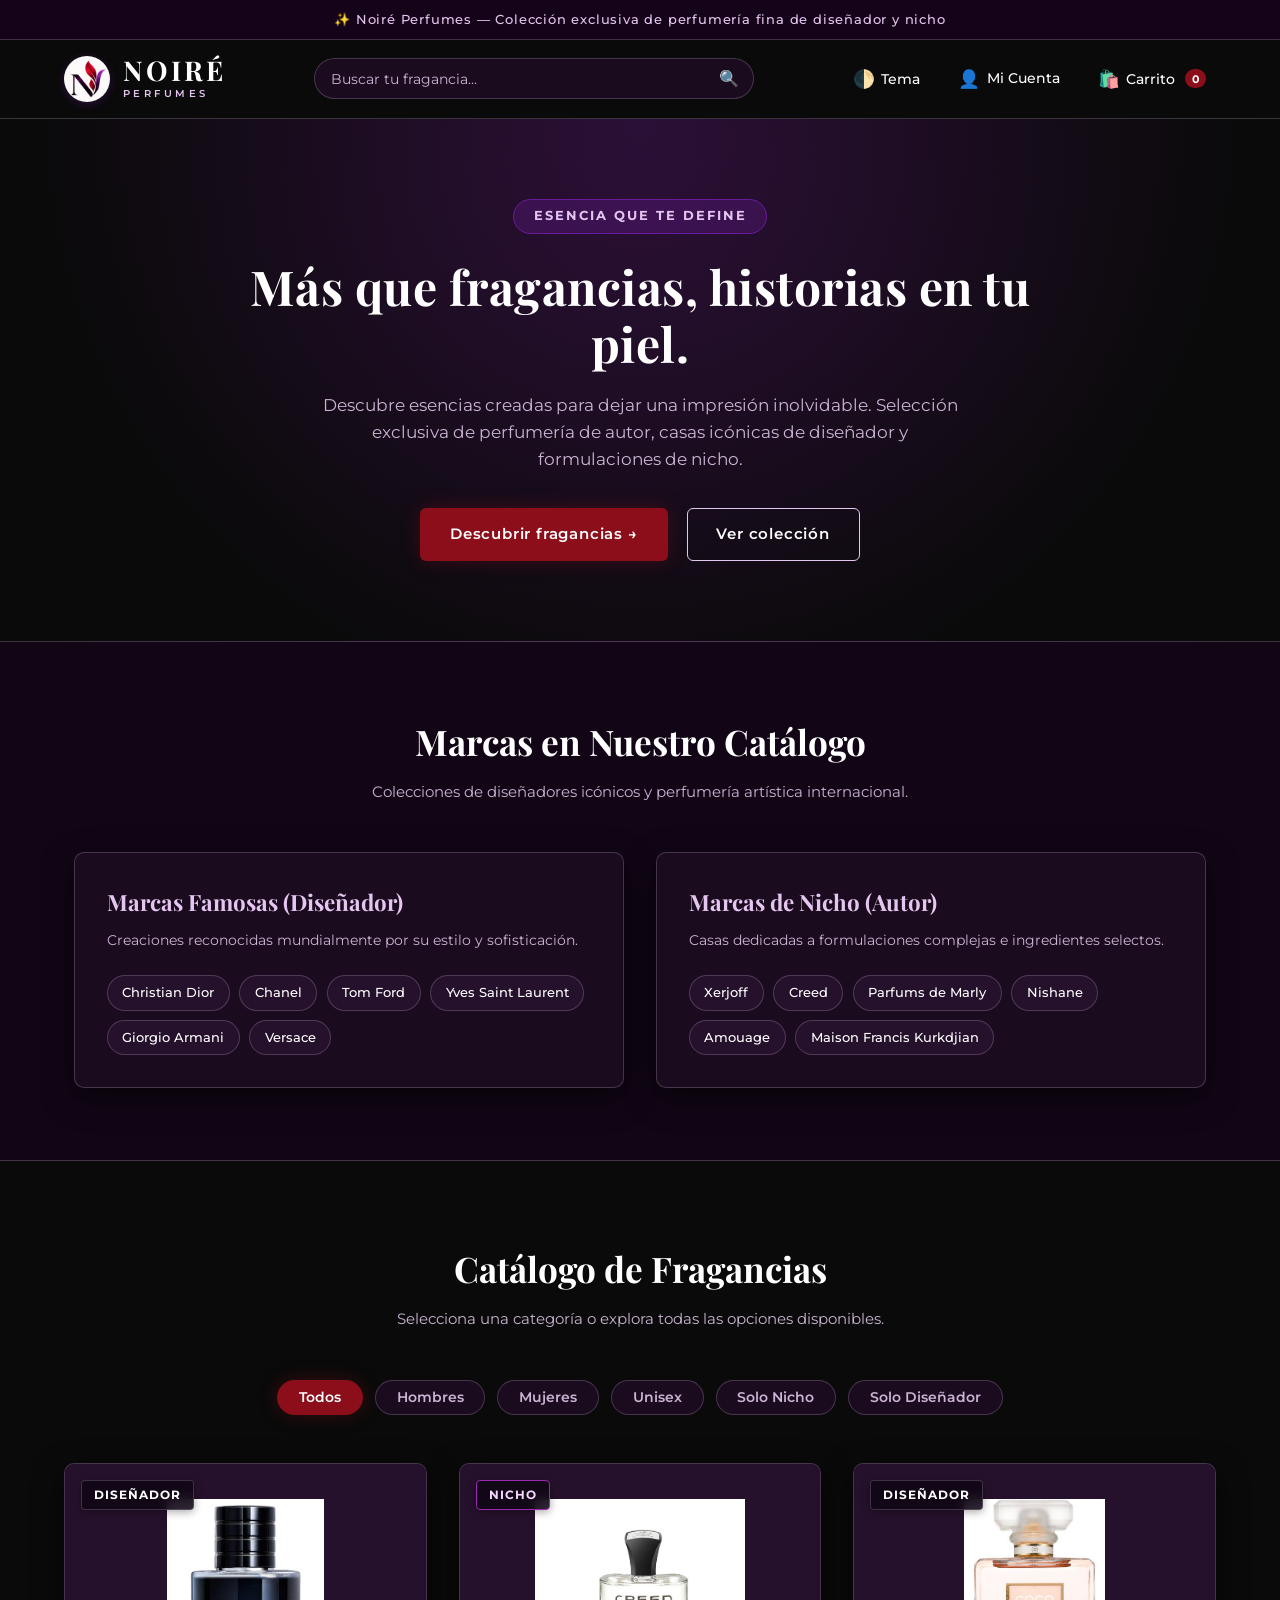
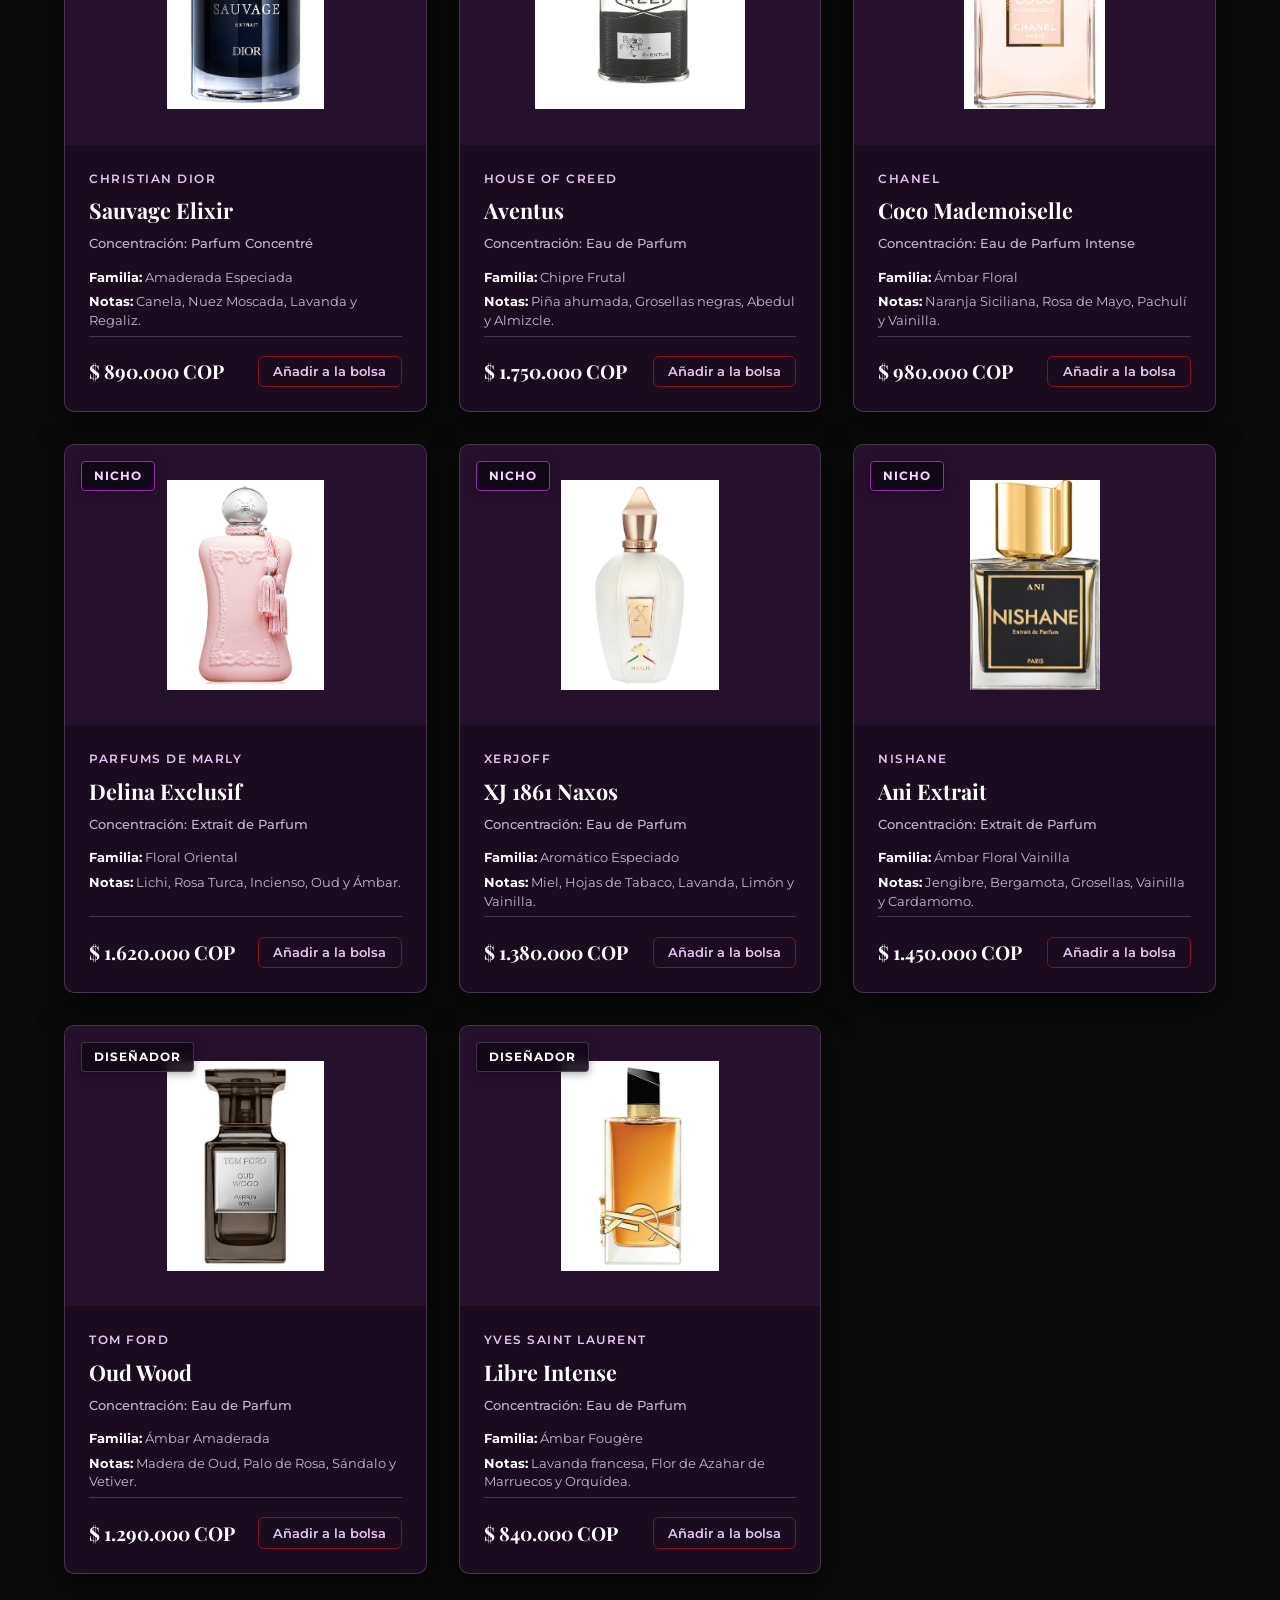
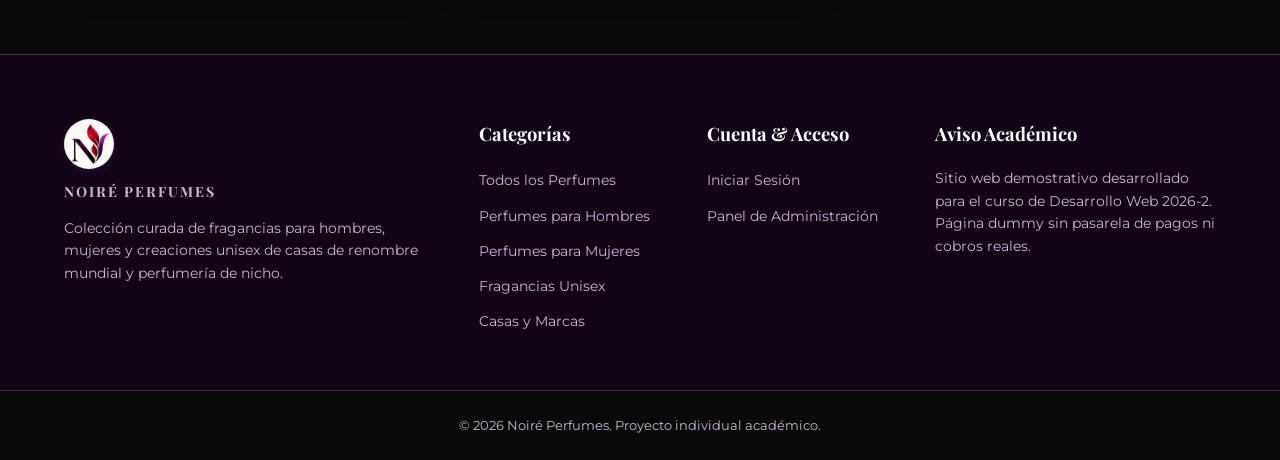
<file: index.html>
<!DOCTYPE html>
<html lang="es">
<head>
    <meta charset="UTF-8">
    <meta name="viewport" content="width=device-width, initial-scale=1.0">
    <meta name="description" content="Noiré Perfumes — Tienda especializada en alta perfumería para hombres, mujeres y unisex. Marcas de diseñador y perfumería de nicho.">
    <title>Noiré Perfumes | Catálogo de Fragancias</title>
    <link rel="icon" type="image/png" href="assets/images/logo.png">
    <!-- Hoja de estilos externa (sin estilos en línea según rúbrica) -->
    <link rel="stylesheet" href="css/estilos.css">
</head>
<body>

    <!-- Barra superior informativa -->
    <aside class="barra-anuncio" aria-label="Aviso informativo">
        <p>✨ Noiré Perfumes — Colección exclusiva de perfumería fina de diseñador y nicho</p>
    </aside>

    <!-- Encabezado Principal -->
    <header class="cabecera-principal">
        <div class="contenedor-cabecera">
            <!-- Logotipo del sitio con isotipo oficial -->
            <a href="index.html" class="enlace-logo" aria-label="Ir a la página de inicio">
                <img src="assets/images/logo.png" alt="Logotipo e Isotipo Noiré Perfumes" class="logo-img">
                <div class="logo-textos">
                    <span class="logo-texto">NOIRÉ</span>
                    <span class="logo-subtexto">PERFUMES</span>
                </div>
            </a>

            <!-- Barra de búsqueda rápida (Dummy) -->
            <form class="buscador-cabecera" role="search" id="form-busqueda" action="#catalogo" method="get">
                <label for="input-busqueda" class="sr-only">Buscar perfume o casa olfativa</label>
                <input 
                    type="search" 
                    id="input-busqueda" 
                    name="q" 
                    placeholder="Buscar tu fragancia..." 
                    autocomplete="off"
                >
                <button type="submit" aria-label="Realizar búsqueda">
                    <span aria-hidden="true">🔍</span>
                </button>
            </form>

            <!-- Acciones de usuario y navegación rápida -->
            <nav class="acciones-usuario" aria-label="Navegación de usuario">
                <button type="button" class="enlace-icono btn-tema" id="btn-tema" aria-label="Alternar modo claro y oscuro" title="Cambiar modo claro / oscuro">
                    <span aria-hidden="true" class="icono">🌓</span>
                    <span class="texto-accion">Tema</span>
                </button>
                <a href="pages/login.html" class="enlace-icono" id="enlace-login" title="Acceder a mi cuenta">
                    <span aria-hidden="true" class="icono">👤</span>
                    <span class="texto-accion">Mi Cuenta</span>
                </a>
                <button type="button" class="enlace-icono btn-carrito" id="btn-carrito" aria-label="Abrir bolsa de compras">
                    <span aria-hidden="true" class="icono">🛍️</span>
                    <span class="texto-accion">Carrito</span>
                    <span class="contador-carrito" id="contador-carrito">0</span>
                </button>
            </nav>
        </div>
    </header>

    <!-- Contenido Principal -->
    <main>
        <!-- Sección 1: Hero / Banner de Bienvenida -->
        <section class="seccion-hero" aria-label="Presentación de Noiré Perfumes">
            <div class="contenido-hero">
                <span class="insignia-hero">Esencia que te define</span>
                <h1>Más que fragancias, historias en tu piel.</h1>
                <p>Descubre esencias creadas para dejar una impresión inolvidable. Selección exclusiva de perfumería de autor, casas icónicas de diseñador y formulaciones de nicho.</p>
                <div class="botones-hero">
                    <a href="#catalogo" class="btn btn-primario">Descubrir fragancias &rarr;</a>
                    <a href="#marcas" class="btn btn-secundario">Ver colección</a>
                </div>
            </div>
        </section>

        <!-- Sección 2: Marcas Famosas y de Nicho -->
        <section class="seccion-marcas" id="marcas" aria-labelledby="titulo-marcas">
            <div class="contenedor">
                <div class="encabezado-seccion">
                    <h2 id="titulo-marcas">Marcas en Nuestro Catálogo</h2>
                    <p>Colecciones de diseñadores icónicos y perfumería artística internacional.</p>
                </div>

                <div class="bloques-marcas">
                    <!-- Marcas Famosas / Diseñador -->
                    <article class="tarjeta-marca-grupo">
                        <h3>Marcas Famosas (Diseñador)</h3>
                        <p class="descripcion-marca-grupo">Creaciones reconocidas mundialmente por su estilo y sofisticación.</p>
                        <ul class="lista-etiquetas-marcas">
                            <li>Christian Dior</li>
                            <li>Chanel</li>
                            <li>Tom Ford</li>
                            <li>Yves Saint Laurent</li>
                            <li>Giorgio Armani</li>
                            <li>Versace</li>
                        </ul>
                    </article>

                    <!-- Marcas de Nicho -->
                    <article class="tarjeta-marca-grupo">
                        <h3>Marcas de Nicho (Autor)</h3>
                        <p class="descripcion-marca-grupo">Casas dedicadas a formulaciones complejas e ingredientes selectos.</p>
                        <ul class="lista-etiquetas-marcas">
                            <li>Xerjoff</li>
                            <li>Creed</li>
                            <li>Parfums de Marly</li>
                            <li>Nishane</li>
                            <li>Amouage</li>
                            <li>Maison Francis Kurkdjian</li>
                        </ul>
                    </article>
                </div>
            </div>
        </section>

        <!-- Sección 3: Catálogo de Productos con Filtros -->
        <section class="seccion-catalogo" id="catalogo" aria-labelledby="titulo-catalogo">
            <div class="contenedor">
                <div class="encabezado-seccion">
                    <h2 id="titulo-catalogo">Catálogo de Fragancias</h2>
                    <p>Selecciona una categoría o explora todas las opciones disponibles.</p>
                </div>

                <!-- Botonera de Filtros Interactivos (Grupo A - JS) -->
                <div class="barra-filtros" role="toolbar" aria-label="Filtrado de perfumes por categoría">
                    <button type="button" class="btn-filtro activo" data-filtro="todos" aria-pressed="true">Todos</button>
                    <button type="button" class="btn-filtro" data-filtro="hombres" aria-pressed="false">Hombres</button>
                    <button type="button" class="btn-filtro" data-filtro="mujeres" aria-pressed="false">Mujeres</button>
                    <button type="button" class="btn-filtro" data-filtro="unisex" aria-pressed="false">Unisex</button>
                    <button type="button" class="btn-filtro" data-filtro="nicho" aria-pressed="false">Solo Nicho</button>
                    <button type="button" class="btn-filtro" data-filtro="disenador" aria-pressed="false">Solo Diseñador</button>
                </div>

                <!-- Cuadrícula Responsiva de Tarjetas de Producto -->
                <div class="cuadricula-productos" id="cuadricula-productos">

                    <!-- Producto 1: Hombre / Diseñador -->
                    <article class="tarjeta-producto" data-categoria="hombres" data-tipo="disenador">
                        <div class="contenedor-imagen">
                            <span class="insignia-tipo">Diseñador</span>
                            <img 
                                src="assets/images/Sauvage Elixir.jpg" 
                                alt="Frasco de perfume Christian Dior Sauvage Elixir"
                                loading="lazy"
                            >
                        </div>
                        <div class="cuerpo-tarjeta">
                            <span class="marca-producto">Christian Dior</span>
                            <h3 class="nombre-producto">Sauvage Elixir</h3>
                            <p class="concentracion-producto">Concentración: Parfum Concentré</p>
                            <p class="familia-producto"><strong>Familia:</strong> Amaderada Especiada</p>
                            <p class="notas-producto"><strong>Notas:</strong> Canela, Nuez Moscada, Lavanda y Regaliz.</p>
                            <div class="pie-tarjeta">
                                <span class="precio-producto">$ 890.000 COP</span>
                                <button type="button" class="btn-anadir-bolsa" data-id="1">Añadir a la bolsa</button>
                            </div>
                        </div>
                    </article>

                    <!-- Producto 2: Hombre / Nicho -->
                    <article class="tarjeta-producto" data-categoria="hombres" data-tipo="nicho">
                        <div class="contenedor-imagen">
                            <span class="insignia-tipo insignia-nicho">Nicho</span>
                            <img 
                                src="assets/images/aventus.jpg" 
                                alt="Frasco de perfume House of Creed Aventus"
                                loading="lazy"
                            >
                        </div>
                        <div class="cuerpo-tarjeta">
                            <span class="marca-producto">House of Creed</span>
                            <h3 class="nombre-producto">Aventus</h3>
                            <p class="concentracion-producto">Concentración: Eau de Parfum</p>
                            <p class="familia-producto"><strong>Familia:</strong> Chipre Frutal</p>
                            <p class="notas-producto"><strong>Notas:</strong> Piña ahumada, Grosellas negras, Abedul y Almizcle.</p>
                            <div class="pie-tarjeta">
                                <span class="precio-producto">$ 1.750.000 COP</span>
                                <button type="button" class="btn-anadir-bolsa" data-id="2">Añadir a la bolsa</button>
                            </div>
                        </div>
                    </article>

                    <!-- Producto 3: Mujer / Diseñador -->
                    <article class="tarjeta-producto" data-categoria="mujeres" data-tipo="disenador">
                        <div class="contenedor-imagen">
                            <span class="insignia-tipo">Diseñador</span>
                            <img 
                                src="assets/images/Coco Mademoiselle.jpg" 
                                alt="Frasco de perfume Chanel Coco Mademoiselle"
                                loading="lazy"
                            >
                        </div>
                        <div class="cuerpo-tarjeta">
                            <span class="marca-producto">Chanel</span>
                            <h3 class="nombre-producto">Coco Mademoiselle</h3>
                            <p class="concentracion-producto">Concentración: Eau de Parfum Intense</p>
                            <p class="familia-producto"><strong>Familia:</strong> Ámbar Floral</p>
                            <p class="notas-producto"><strong>Notas:</strong> Naranja Siciliana, Rosa de Mayo, Pachulí y Vainilla.</p>
                            <div class="pie-tarjeta">
                                <span class="precio-producto">$ 980.000 COP</span>
                                <button type="button" class="btn-anadir-bolsa" data-id="3">Añadir a la bolsa</button>
                            </div>
                        </div>
                    </article>

                    <!-- Producto 4: Mujer / Nicho -->
                    <article class="tarjeta-producto" data-categoria="mujeres" data-tipo="nicho">
                        <div class="contenedor-imagen">
                            <span class="insignia-tipo insignia-nicho">Nicho</span>
                            <img 
                                src="assets/images/Delina Exclusif.jpg" 
                                alt="Frasco de perfume Parfums de Marly Delina Exclusif"
                                loading="lazy"
                            >
                        </div>
                        <div class="cuerpo-tarjeta">
                            <span class="marca-producto">Parfums de Marly</span>
                            <h3 class="nombre-producto">Delina Exclusif</h3>
                            <p class="concentracion-producto">Concentración: Extrait de Parfum</p>
                            <p class="familia-producto"><strong>Familia:</strong> Floral Oriental</p>
                            <p class="notas-producto"><strong>Notas:</strong> Lichi, Rosa Turca, Incienso, Oud y Ámbar.</p>
                            <div class="pie-tarjeta">
                                <span class="precio-producto">$ 1.620.000 COP</span>
                                <button type="button" class="btn-anadir-bolsa" data-id="4">Añadir a la bolsa</button>
                            </div>
                        </div>
                    </article>

                    <!-- Producto 5: Unisex / Nicho -->
                    <article class="tarjeta-producto" data-categoria="unisex" data-tipo="nicho">
                        <div class="contenedor-imagen">
                            <span class="insignia-tipo insignia-nicho">Nicho</span>
                            <img 
                                src="assets/images/XJ 1861 Naxos.jpg" 
                                alt="Frasco de perfume Xerjoff XJ 1861 Naxos"
                                loading="lazy"
                            >
                        </div>
                        <div class="cuerpo-tarjeta">
                            <span class="marca-producto">Xerjoff</span>
                            <h3 class="nombre-producto">XJ 1861 Naxos</h3>
                            <p class="concentracion-producto">Concentración: Eau de Parfum</p>
                            <p class="familia-producto"><strong>Familia:</strong> Aromático Especiado</p>
                            <p class="notas-producto"><strong>Notas:</strong> Miel, Hojas de Tabaco, Lavanda, Limón y Vainilla.</p>
                            <div class="pie-tarjeta">
                                <span class="precio-producto">$ 1.380.000 COP</span>
                                <button type="button" class="btn-anadir-bolsa" data-id="5">Añadir a la bolsa</button>
                            </div>
                        </div>
                    </article>

                    <!-- Producto 6: Unisex / Nicho -->
                    <article class="tarjeta-producto" data-categoria="unisex" data-tipo="nicho">
                        <div class="contenedor-imagen">
                            <span class="insignia-tipo insignia-nicho">Nicho</span>
                            <img 
                                src="assets/images/Ani Extrait.jpg" 
                                alt="Frasco de perfume Nishane Ani Extrait"
                                loading="lazy"
                            >
                        </div>
                        <div class="cuerpo-tarjeta">
                            <span class="marca-producto">Nishane</span>
                            <h3 class="nombre-producto">Ani Extrait</h3>
                            <p class="concentracion-producto">Concentración: Extrait de Parfum</p>
                            <p class="familia-producto"><strong>Familia:</strong> Ámbar Floral Vainilla</p>
                            <p class="notas-producto"><strong>Notas:</strong> Jengibre, Bergamota, Grosellas, Vainilla y Cardamomo.</p>
                            <div class="pie-tarjeta">
                                <span class="precio-producto">$ 1.450.000 COP</span>
                                <button type="button" class="btn-anadir-bolsa" data-id="6">Añadir a la bolsa</button>
                            </div>
                        </div>
                    </article>

                    <!-- Producto 7: Unisex / Diseñador -->
                    <article class="tarjeta-producto" data-categoria="unisex" data-tipo="disenador">
                        <div class="contenedor-imagen">
                            <span class="insignia-tipo">Diseñador</span>
                            <img 
                                src="assets/images/Oud Wood.jpg" 
                                alt="Frasco de perfume Tom Ford Oud Wood"
                                loading="lazy"
                            >
                        </div>
                        <div class="cuerpo-tarjeta">
                            <span class="marca-producto">Tom Ford</span>
                            <h3 class="nombre-producto">Oud Wood</h3>
                            <p class="concentracion-producto">Concentración: Eau de Parfum</p>
                            <p class="familia-producto"><strong>Familia:</strong> Ámbar Amaderada</p>
                            <p class="notas-producto"><strong>Notas:</strong> Madera de Oud, Palo de Rosa, Sándalo y Vetiver.</p>
                            <div class="pie-tarjeta">
                                <span class="precio-producto">$ 1.290.000 COP</span>
                                <button type="button" class="btn-anadir-bolsa" data-id="7">Añadir a la bolsa</button>
                            </div>
                        </div>
                    </article>

                    <!-- Producto 8: Mujer / Diseñador -->
                    <article class="tarjeta-producto" data-categoria="mujeres" data-tipo="disenador">
                        <div class="contenedor-imagen">
                            <span class="insignia-tipo">Diseñador</span>
                            <img 
                                src="assets/images/Libre Intense.jpg" 
                                alt="Frasco de perfume Yves Saint Laurent Libre Intense"
                                loading="lazy"
                            >
                        </div>
                        <div class="cuerpo-tarjeta">
                            <span class="marca-producto">Yves Saint Laurent</span>
                            <h3 class="nombre-producto">Libre Intense</h3>
                            <p class="concentracion-producto">Concentración: Eau de Parfum</p>
                            <p class="familia-producto"><strong>Familia:</strong> Ámbar Fougère</p>
                            <p class="notas-producto"><strong>Notas:</strong> Lavanda francesa, Flor de Azahar de Marruecos y Orquídea.</p>
                            <div class="pie-tarjeta">
                                <span class="precio-producto">$ 840.000 COP</span>
                                <button type="button" class="btn-anadir-bolsa" data-id="8">Añadir a la bolsa</button>
                            </div>
                        </div>
                    </article>

                </div>
            </div>
        </section>
    </main>

    <!-- Pie de Página Semántico -->
    <footer class="pie-principal">
        <div class="contenedor cuadricula-pie">
            <div class="columna-pie">
                <img src="assets/images/logo.png" alt="Isotipo Noiré Perfumes" class="logo-img-pie">
                <p class="logo-pie">NOIRÉ PERFUMES</p>
                <p>Colección curada de fragancias para hombres, mujeres y creaciones unisex de casas de renombre mundial y perfumería de nicho.</p>
            </div>

            <div class="columna-pie">
                <h4>Categorías</h4>
                <ul class="enlaces-pie">
                    <li><a href="#catalogo">Todos los Perfumes</a></li>
                    <li><a href="#catalogo">Perfumes para Hombres</a></li>
                    <li><a href="#catalogo">Perfumes para Mujeres</a></li>
                    <li><a href="#catalogo">Fragancias Unisex</a></li>
                    <li><a href="#marcas">Casas y Marcas</a></li>
                </ul>
            </div>

            <div class="columna-pie">
                <h4>Cuenta & Acceso</h4>
                <ul class="enlaces-pie">
                    <li><a href="pages/login.html">Iniciar Sesión</a></li>
                    <li><a href="pages/login.html">Panel de Administración</a></li>
                </ul>
            </div>

            <div class="columna-pie">
                <h4>Aviso Académico</h4>
                <p>Sitio web demostrativo desarrollado para el curso de Desarrollo Web 2026-2.</p>
                <p>Página dummy sin pasarela de pagos ni cobros reales.</p>
            </div>
        </div>

        <div class="barra-derechos">
            <p>&copy; 2026 Noiré Perfumes. Proyecto individual académico.</p>
        </div>
    </footer>

    <!-- Script de lógica de cliente con carga diferida -->
    <script src="js/tienda.js" defer></script>
</body>
</html>
</file>
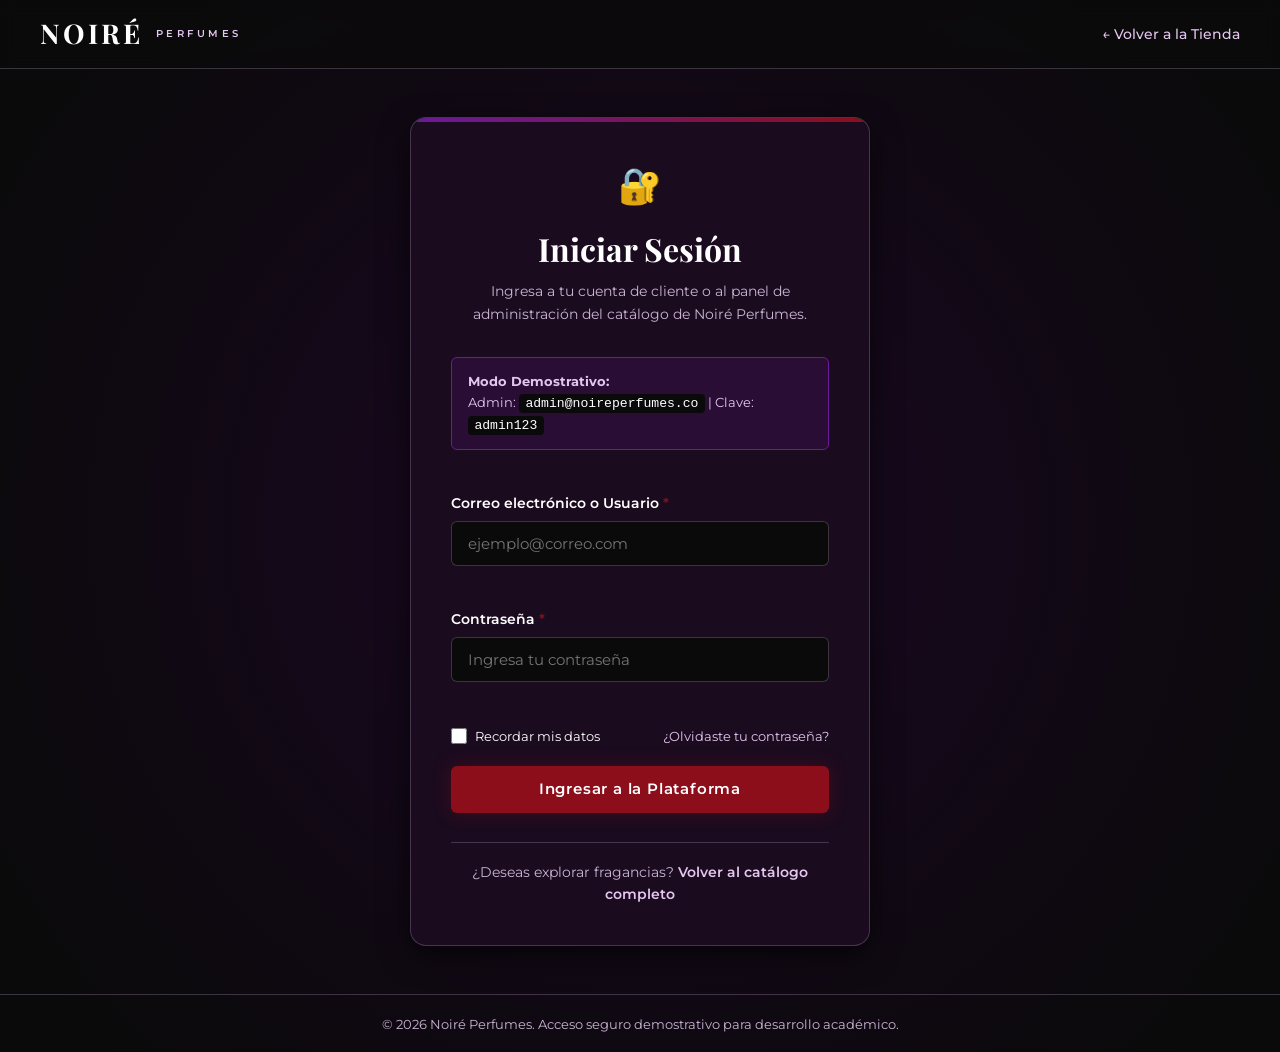
<file: login.html>
<!DOCTYPE html>
<html lang="es">
<head>
    <meta charset="UTF-8">
    <meta name="viewport" content="width=device-width, initial-scale=1.0">
    <meta name="description" content="Acceso a la cuenta de usuario y panel administrativo de Noiré Perfumes.">
    <title>Iniciar Sesión | Noiré Perfumes</title>
    <link rel="stylesheet" href="css/estilos.css">
</head>
<body class="pagina-login">

    <!-- Encabezado simple con retorno a la tienda -->
    <header class="cabecera-login">
        <div class="contenedor-cabecera">
            <a href="index.html" class="enlace-logo" aria-label="Volver a la tienda">
                <span class="logo-texto">NOIRÉ</span>
                <span class="logo-subtexto">PERFUMES</span>
            </a>
            <a href="index.html" class="enlace-volver">&larr; Volver a la Tienda</a>
        </div>
    </header>

    <!-- Contenedor Principal del Formulario de Ingreso -->
    <main class="principal-login">
        <section class="tarjeta-login" aria-labelledby="titulo-login">
            <header class="encabezado-tarjeta-login">
                <span class="icono-auth" aria-hidden="true">🔐</span>
                <h1 id="titulo-login">Iniciar Sesión</h1>
                <p>Ingresa a tu cuenta de cliente o al panel de administración del catálogo de Noiré Perfumes.</p>
            </header>

            <form class="formulario-login" id="form-login" novalidate>
                <!-- Credenciales demo de ayuda para el docente o evaluador -->
                <aside class="aviso-demo" aria-label="Información de acceso de demostración">
                    <p><strong>Modo Demostrativo:</strong></p>
                    <p>Admin: <code>admin@noireperfumes.co</code> | Clave: <code>admin123</code></p>
                </aside>

                <div class="grupo-formulario">
                    <label for="campo-usuario">Correo electrónico o Usuario <span class="requerido" aria-hidden="true">*</span></label>
                    <input 
                        type="email" 
                        id="campo-usuario" 
                        name="usuario" 
                        placeholder="ejemplo@correo.com" 
                        required 
                        autocomplete="email"
                    >
                    <span class="mensaje-error" id="error-usuario" aria-live="polite"></span>
                </div>

                <div class="grupo-formulario">
                    <label for="campo-password">Contraseña <span class="requerido" aria-hidden="true">*</span></label>
                    <input 
                        type="password" 
                        id="campo-password" 
                        name="password" 
                        placeholder="Ingresa tu contraseña" 
                        required 
                        minlength="6"
                        autocomplete="current-password"
                    >
                    <span class="mensaje-error" id="error-password" aria-live="polite"></span>
                </div>

                <div class="opciones-login">
                    <div class="grupo-checkbox">
                        <input type="checkbox" id="recordar-sesion" name="recordar">
                        <label for="recordar-sesion">Recordar mis datos</label>
                    </div>
                    <a href="#" class="enlace-olvido" id="enlace-olvido">¿Olvidaste tu contraseña?</a>
                </div>

                <button type="submit" class="btn btn-primario btn-bloque" id="btn-ingresar">
                    Ingresar a la Plataforma
                </button>

                <div class="mensaje-exito" id="mensaje-login-estado" role="alert" aria-hidden="true"></div>
            </form>

            <footer class="pie-tarjeta-login">
                <p>¿Deseas explorar fragancias? <a href="index.html#catalogo">Volver al catálogo completo</a></p>
            </footer>
        </section>
    </main>

    <!-- Pie de página simplificado -->
    <footer class="pie-login">
        <p>&copy; 2026 Noiré Perfumes. Acceso seguro demostrativo para desarrollo académico.</p>
    </footer>

    <!-- Script de autenticación con carga diferida -->
    <script src="js/auth.js" defer></script>
</body>
</html>
</file>
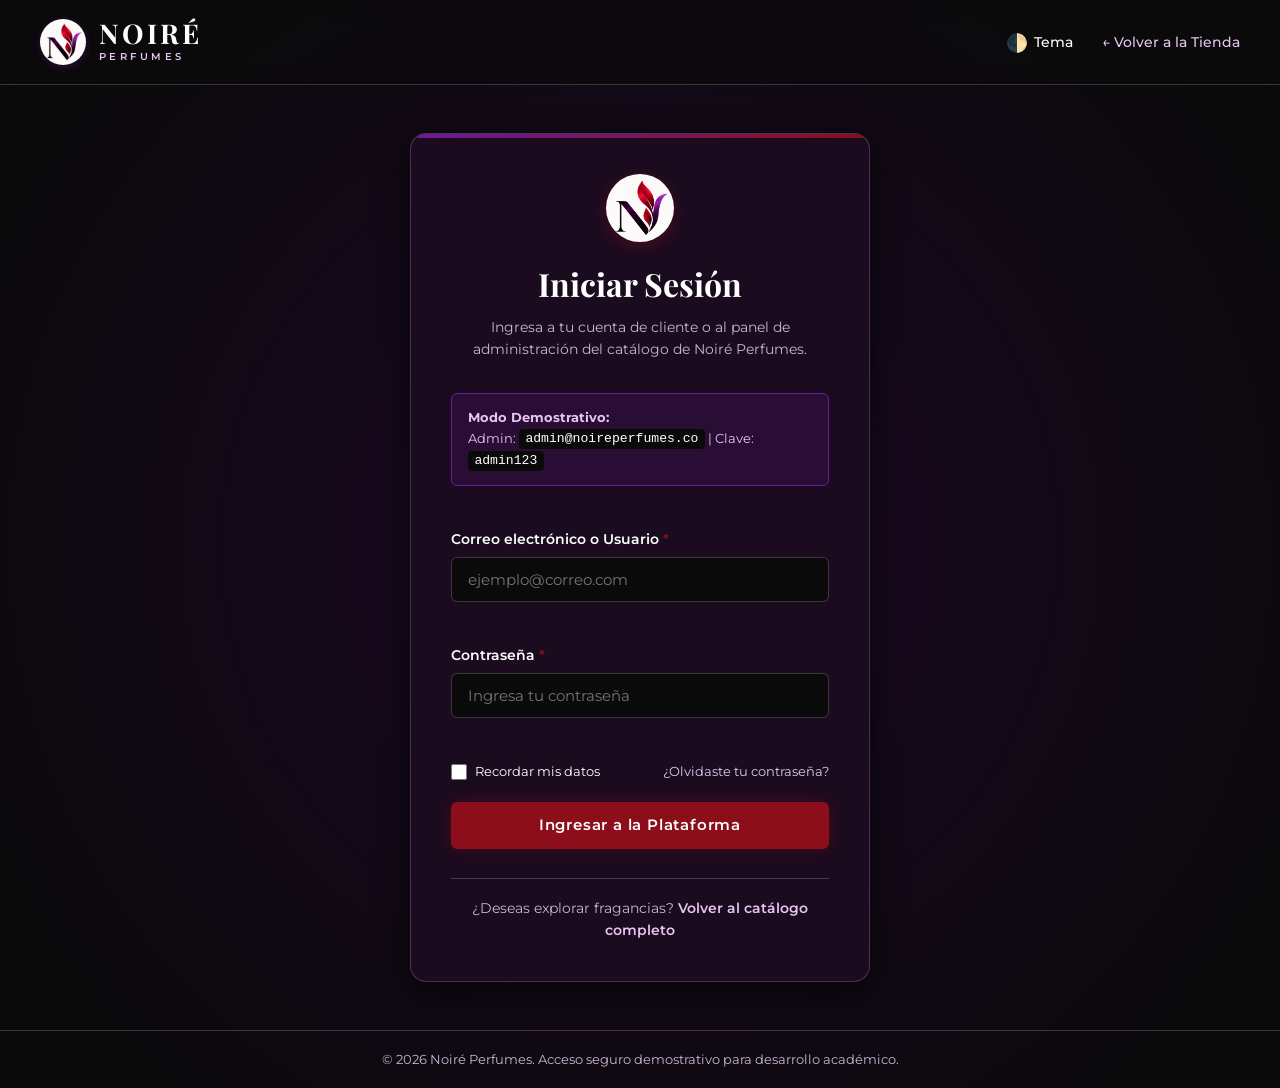
<file: pages/login.html>
<!DOCTYPE html>
<html lang="es">
<head>
    <meta charset="UTF-8">
    <meta name="viewport" content="width=device-width, initial-scale=1.0">
    <meta name="description" content="Acceso a la cuenta de usuario y panel administrativo de Noiré Perfumes.">
    <title>Iniciar Sesión | Noiré Perfumes</title>
    <link rel="icon" type="image/png" href="../assets/images/logo.png">
    <link rel="stylesheet" href="../css/estilos.css">
</head>
<body class="pagina-login">

    <!-- Encabezado simple con retorno a la tienda -->
    <header class="cabecera-login">
        <div class="contenedor-cabecera">
            <a href="../index.html" class="enlace-logo" aria-label="Volver a la tienda">
                <img src="../assets/images/logo.png" alt="Logotipo e Isotipo Noiré Perfumes" class="logo-img">
                <div class="logo-textos">
                    <span class="logo-texto">NOIRÉ</span>
                    <span class="logo-subtexto">PERFUMES</span>
                </div>
            </a>
            <!-- Acciones de usuario en cabecera de login (Alternar tema y retorno) -->
            <div class="acciones-usuario">
                <button type="button" class="enlace-icono btn-tema" id="btn-tema" aria-label="Alternar modo claro y oscuro" title="Cambiar modo claro / oscuro">
                    <span aria-hidden="true" class="icono">🌓</span>
                    <span class="texto-accion">Tema</span>
                </button>
                <a href="../index.html" class="enlace-volver">&larr; Volver a la Tienda</a>
            </div>
        </div>
    </header>

    <!-- Contenedor Principal del Formulario de Ingreso -->
    <main class="principal-login">
        <section class="tarjeta-login" aria-labelledby="titulo-login">
            <header class="encabezado-tarjeta-login">
                <img src="../assets/images/logo.png" alt="Isotipo Oficial Noiré Perfumes" class="logo-img-login">
                <h1 id="titulo-login">Iniciar Sesión</h1>
                <p>Ingresa a tu cuenta de cliente o al panel de administración del catálogo de Noiré Perfumes.</p>
            </header>

            <form class="formulario-login" id="form-login" novalidate>
                <!-- Credenciales demo de ayuda para el docente o evaluador -->
                <aside class="aviso-demo" aria-label="Información de acceso de demostración">
                    <p><strong>Modo Demostrativo:</strong></p>
                    <p>Admin: <code>admin@noireperfumes.co</code> | Clave: <code>admin123</code></p>
                </aside>

                <div class="grupo-formulario">
                    <label for="campo-usuario">Correo electrónico o Usuario <span class="requerido" aria-hidden="true">*</span></label>
                    <input 
                        type="email" 
                        id="campo-usuario" 
                        name="usuario" 
                        placeholder="ejemplo@correo.com" 
                        required 
                        autocomplete="email"
                    >
                    <span class="mensaje-error" id="error-usuario" aria-live="polite"></span>
                </div>

                <div class="grupo-formulario">
                    <label for="campo-password">Contraseña <span class="requerido" aria-hidden="true">*</span></label>
                    <input 
                        type="password" 
                        id="campo-password" 
                        name="password" 
                        placeholder="Ingresa tu contraseña" 
                        required 
                        minlength="6"
                        autocomplete="current-password"
                    >
                    <span class="mensaje-error" id="error-password" aria-live="polite"></span>
                </div>

                <div class="opciones-login">
                    <div class="grupo-checkbox">
                        <input type="checkbox" id="recordar-sesion" name="recordar">
                        <label for="recordar-sesion">Recordar mis datos</label>
                    </div>
                    <a href="#" class="enlace-olvido" id="enlace-olvido">¿Olvidaste tu contraseña?</a>
                </div>

                <button type="submit" class="btn btn-primario btn-bloque" id="btn-ingresar">
                    Ingresar a la Plataforma
                </button>

                <div class="mensaje-exito" id="mensaje-login-estado" role="alert" aria-hidden="true"></div>
            </form>

            <footer class="pie-tarjeta-login">
                <p>¿Deseas explorar fragancias? <a href="../index.html#catalogo">Volver al catálogo completo</a></p>
            </footer>
        </section>
    </main>

    <!-- Pie de página simplificado -->
    <footer class="pie-login">
        <p>&copy; 2026 Noiré Perfumes. Acceso seguro demostrativo para desarrollo académico.</p>
    </footer>

    <!-- Script de autenticación con carga diferida -->
    <script src="../js/auth.js" defer></script>
</body>
</html>
</file>
<file: css/estilos.css>
/* ==========================================================================
   NOIRÉ PERFUMES — SISTEMA DE DISEÑO & HOJA DE ESTILOS UNIFICADA
   Identidad visual: Lujo, Misterio, Sensualidad y Sofisticación.
   Rúbrica de evaluación: CSS Puro, Variables CSS, Flexbox, Grid y Responsive.
   ========================================================================== */

/* --------------------------------------------------------------------------
   1. IMPORTACIÓN DE TIPOGRAFÍAS (Google Fonts)
   - Títulos y Logo: Playfair Display (Elegancia y Exclusividad)
   - Textos, Menús, Precios y Formularios: Montserrat (Modernidad y Limpieza)
   -------------------------------------------------------------------------- */
@import url('https://fonts.googleapis.com/css2?family=Montserrat:wght@300;400;500;600;700&family=Playfair+Display:ital,wght@0,400;0,600;0,700;1,400&display=swap');

/* --------------------------------------------------------------------------
   2. VARIABLES CSS (:root) — MODO OSCURO (Versión principal y sofisticada)
   -------------------------------------------------------------------------- */
:root {
    /* Paleta Modo Oscuro */
    --color-bg-principal: #0A0A0A;         /* Negro profundo */
    --color-bg-secciones: #120616;         /* Morado oscuro de fondo */
    --color-bg-tarjetas: #1B0B1F;          /* Morado negro para tarjetas */
    --color-bg-superficie: #26112C;        /* Superficie elevada */
    --color-morado-intenso: #6A1B9A;       /* Morado destacado */
    --color-rojo-profundo: #8B0E1A;        /* Botones principales y llamadas a la acción */
    --color-rojo-hover: #A81524;           /* Hover botón primario */
    --color-blanco-lavanda: #E5C6F0;       /* Textos destacados e iconos */
    --color-texto-principal: #FFFFFF;      /* Texto base */
    --color-texto-secundario: #CBB4D4;     /* Texto grisáceo/lavanda */
    --color-borde: rgba(229, 198, 240, 0.22); /* Borde sutil */
    --color-borde-foco: #8B0E1A;          /* Borde activo en inputs */
    --color-barra-top: #150319;            /* Fondo barra anuncios */
    
    /* Tipografías */
    --fuente-titulos: 'Playfair Display', Georgia, serif;
    --fuente-cuerpo: 'Montserrat', -apple-system, BlinkMacSystemFont, 'Segoe UI', Roboto, sans-serif;
    
    /* Sombras y Resplandores */
    --sombra-tarjeta: 0 10px 30px rgba(0, 0, 0, 0.6);
    --sombra-hover: 0 16px 36px rgba(106, 27, 154, 0.25);
    --resplandor-rojo: 0 0 18px rgba(139, 14, 26, 0.35);
    --resplandor-lavanda: 0 0 16px rgba(229, 198, 240, 0.2);

    /* Gradiente y Badge del Hero */
    --gradiente-hero: radial-gradient(circle at top center, #260e2d 0%, #0A0A0A 75%);
    --bg-insignia-hero: rgba(106, 27, 154, 0.3);
    --borde-insignia-hero: var(--color-morado-intenso);
    --texto-insignia-hero: var(--color-blanco-lavanda);

    /* Radios y Transiciones */
    --radio-sm: 6px;
    --radio-md: 10px;
    --radio-lg: 16px;
    --transicion-suave: all 0.3s cubic-bezier(0.25, 0.8, 0.25, 1);
}

/* --------------------------------------------------------------------------
   3. VARIABLES CSS — MODO CLARO ([data-theme="light"])
   Mantiene la identidad usando fondos blancos y lavandas refinados con alta legibilidad.
   -------------------------------------------------------------------------- */
[data-theme="light"] {
    --color-bg-principal: #F9F6FB;         /* Blanco lavanda */
    --color-bg-secciones: #F2E5F7;         /* Sección lavanda suave */
    --color-bg-tarjetas: #FFFFFF;          /* Blanco puro en tarjetas */
    --color-bg-superficie: #FFFFFF;        /* Blanco para contenedor de imagen (elimina contraste del frasco) */
    --color-morado-intenso: #6A1B9A;       /* Morado oscuro de alto contraste */
    --color-rojo-profundo: #A1132B;        /* Rojo elegante en botones */
    --color-rojo-hover: #800A1F;           /* Hover rojo elegante */
    --color-blanco-lavanda: #6A1B9A;       /* Destacados en morado noble */
    --color-texto-principal: #1A1A1A;      /* Negro carbón de máxima legibilidad */
    --color-texto-secundario: #45344D;     /* Púrpura oscuro para textos secundarios (legible WCAG AA) */
    --color-borde: rgba(106, 27, 154, 0.18); /* Borde sutil */
    --color-borde-foco: #A1132B;          /* Borde activo */
    --color-barra-top: #EFE4F4;            /* Fondo barra anuncios */
    
    /* Gradiente suave y legible en hero para modo claro */
    --gradiente-hero: radial-gradient(circle at top center, #EDE0F2 0%, #F9F6FB 75%);
    --bg-insignia-hero: #EFE3F5;
    --borde-insignia-hero: #8E3FA8;
    --texto-insignia-hero: #4A0E63;
    
    --sombra-tarjeta: 0 8px 24px rgba(106, 27, 154, 0.08);
    --sombra-hover: 0 14px 30px rgba(106, 27, 154, 0.16);
    --resplandor-rojo: 0 0 14px rgba(161, 19, 43, 0.2);
    --resplandor-lavanda: 0 0 14px rgba(180, 138, 203, 0.25);
}

/* --------------------------------------------------------------------------
   4. RESET Y ESTILOS BASE
   -------------------------------------------------------------------------- */
*, *::before, *::after {
    margin: 0;
    padding: 0;
    box-sizing: border-box;
}

html {
    scroll-behavior: smooth;
    font-size: 16px;
}

body {
    background-color: var(--color-bg-principal);
    color: var(--color-texto-principal);
    font-family: var(--fuente-cuerpo);
    font-size: 1rem;
    line-height: 1.6;
    -webkit-font-smoothing: antialiased;
    -moz-osx-font-smoothing: grayscale;
    min-height: 100vh;
    display: flex;
    flex-direction: column;
    transition: background-color 0.4s ease, color 0.4s ease;
}

img {
    max-width: 100%;
    height: auto;
    display: block;
}

a {
    color: inherit;
    text-decoration: none;
    transition: var(--transicion-suave);
}

ul {
    list-style: none;
}

button, input, select, textarea {
    font-family: inherit;
    font-size: inherit;
    color: inherit;
}

/* Accesibilidad: clase para lectores de pantalla */
.sr-only {
    position: absolute;
    width: 1px;
    height: 1px;
    padding: 0;
    margin: -1px;
    overflow: hidden;
    clip: rect(0, 0, 0, 0);
    white-space: nowrap;
    border: 0;
}

/* Contenedor general centrado */
.contenedor {
    width: 100%;
    max-width: 1200px;
    margin: 0 auto;
    padding: 0 1.5rem;
}

/* --------------------------------------------------------------------------
   5. BARRA DE ANUNCIO SUPERIOR
   -------------------------------------------------------------------------- */
.barra-anuncio {
    background-color: var(--color-barra-top);
    color: var(--color-blanco-lavanda);
    font-size: 0.82rem;
    font-weight: 500;
    letter-spacing: 0.8px;
    text-align: center;
    padding: 0.55rem 1rem;
    border-bottom: 1px solid var(--color-borde);
}

/* --------------------------------------------------------------------------
   6. CABECERA PRINCIPAL (FLEXBOX)
   -------------------------------------------------------------------------- */
.cabecera-principal {
    background-color: var(--color-bg-principal);
    border-bottom: 1px solid var(--color-borde);
    position: sticky;
    top: 0;
    z-index: 100;
    backdrop-filter: blur(12px);
    -webkit-backdrop-filter: blur(12px);
}

.contenedor-cabecera {
    max-width: 1200px;
    margin: 0 auto;
    padding: 1rem 1.5rem;
    display: flex;
    align-items: center;
    justify-content: space-between;
    gap: 1.5rem;
}

/* Logotipo Noiré Perfumes */
.enlace-logo {
    display: flex;
    align-items: center;
    gap: 0.8rem;
    text-decoration: none;
}

.logo-img {
    width: 46px;
    height: 46px;
    object-fit: cover;
    border-radius: 50%;
    box-shadow: 0 2px 10px rgba(106, 27, 154, 0.35);
    transition: var(--transicion-suave);
}

.enlace-logo:hover .logo-img {
    transform: scale(1.08);
    box-shadow: 0 4px 14px rgba(139, 14, 26, 0.45);
}

.logo-textos {
    display: flex;
    flex-direction: column;
}

.logo-texto {
    font-family: var(--fuente-titulos);
    font-size: 1.7rem;
    font-weight: 700;
    letter-spacing: 3px;
    color: var(--color-texto-principal);
    line-height: 1.1;
}

.logo-subtexto {
    font-family: var(--fuente-cuerpo);
    font-size: 0.62rem;
    font-weight: 600;
    letter-spacing: 3.5px;
    color: var(--color-blanco-lavanda);
    text-transform: uppercase;
}

.logo-img-pie {
    width: 50px;
    height: 50px;
    object-fit: cover;
    border-radius: 50%;
    margin-bottom: 0.8rem;
    box-shadow: 0 2px 8px rgba(106, 27, 154, 0.25);
}

.logo-img-login {
    width: 68px;
    height: 68px;
    object-fit: cover;
    border-radius: 50%;
    margin: 0 auto 1rem auto;
    display: block;
    box-shadow: 0 4px 16px rgba(139, 14, 26, 0.4);
}

/* Barra de Búsqueda Rápida */
.buscador-cabecera {
    display: flex;
    align-items: center;
    background-color: var(--color-bg-tarjetas);
    border: 1px solid var(--color-borde);
    border-radius: 50px;
    padding: 0.35rem 0.6rem 0.35rem 1rem;
    flex: 1;
    max-width: 440px;
    transition: var(--transicion-suave);
}

.buscador-cabecera:focus-within {
    border-color: var(--color-morado-intenso);
    box-shadow: var(--resplandor-lavanda);
}

.buscador-cabecera input[type="search"] {
    background: transparent;
    border: none;
    outline: none;
    width: 100%;
    color: var(--color-texto-principal);
    font-size: 0.9rem;
}

.buscador-cabecera input[type="search"]::placeholder {
    color: var(--color-texto-secundario);
    font-size: 0.85rem;
}

.buscador-cabecera button {
    background: transparent;
    border: none;
    cursor: pointer;
    padding: 0.3rem;
    display: flex;
    align-items: center;
    justify-content: center;
    color: var(--color-blanco-lavanda);
}

/* Acciones de Usuario (FLEXBOX) */
.acciones-usuario {
    display: flex;
    align-items: center;
    gap: 1.2rem;
}

.enlace-icono {
    display: flex;
    align-items: center;
    gap: 0.4rem;
    background: transparent;
    border: none;
    cursor: pointer;
    font-size: 0.9rem;
    font-weight: 500;
    color: var(--color-texto-principal);
    padding: 0.4rem 0.6rem;
    border-radius: var(--radio-sm);
    transition: var(--transicion-suave);
}

.enlace-icono:hover {
    color: var(--color-blanco-lavanda);
    background-color: rgba(229, 198, 240, 0.08);
}

.icono {
    font-size: 1.1rem;
}

.btn-carrito {
    position: relative;
}

.contador-carrito {
    background-color: var(--color-rojo-profundo);
    color: #FFFFFF;
    font-size: 0.7rem;
    font-weight: 700;
    padding: 0.15rem 0.45rem;
    border-radius: 20px;
    margin-left: 0.2rem;
}

/* --------------------------------------------------------------------------
   7. HERO / BANNER PRINCIPAL (FLEXBOX)
   -------------------------------------------------------------------------- */
.seccion-hero {
    background: var(--gradiente-hero);
    padding: 5rem 1.5rem;
    text-align: center;
    border-bottom: 1px solid var(--color-borde);
    position: relative;
    overflow: hidden;
}

.seccion-hero::before {
    content: '';
    position: absolute;
    top: 0;
    left: 10%;
    width: 80%;
    height: 100%;
    background: radial-gradient(ellipse at 50% 20%, rgba(106, 27, 154, 0.1), transparent 70%);
    pointer-events: none;
}

.contenido-hero {
    max-width: 800px;
    margin: 0 auto;
    position: relative;
    z-index: 1;
}

.insignia-hero {
    display: inline-block;
    background-color: var(--bg-insignia-hero);
    border: 1px solid var(--borde-insignia-hero);
    color: var(--texto-insignia-hero);
    font-size: 0.8rem;
    font-weight: 700;
    letter-spacing: 2px;
    text-transform: uppercase;
    padding: 0.4rem 1.2rem;
    border-radius: 30px;
    margin-bottom: 1.5rem;
}

.seccion-hero h1 {
    font-family: var(--fuente-titulos);
    font-size: 3rem;
    font-weight: 700;
    line-height: 1.2;
    color: var(--color-texto-principal);
    margin-bottom: 1.2rem;
    letter-spacing: 0.5px;
}

.seccion-hero p {
    font-size: 1.05rem;
    color: var(--color-texto-secundario);
    max-width: 650px;
    margin: 0 auto 2.2rem auto;
}

.botones-hero {
    display: flex;
    align-items: center;
    justify-content: center;
    gap: 1.2rem;
    flex-wrap: wrap;
}

/* --------------------------------------------------------------------------
   9. BOTONES DEL SISTEMA DE DISEÑO
   - Botón Primario: Rojo profundo (#8B0E1A)
   - Botón Secundario: Transparente con borde lavanda
   -------------------------------------------------------------------------- */
.btn {
    display: inline-flex;
    align-items: center;
    justify-content: center;
    font-size: 0.92rem;
    font-weight: 600;
    letter-spacing: 0.8px;
    padding: 0.85rem 1.8rem;
    border-radius: var(--radio-sm);
    cursor: pointer;
    transition: var(--transicion-suave);
    border: 1px solid transparent;
}

.btn-primario {
    background-color: var(--color-rojo-profundo);
    color: #FFFFFF;
    box-shadow: var(--resplandor-rojo);
}

.btn-primario:hover {
    background-color: var(--color-rojo-hover);
    transform: translateY(-2px);
    box-shadow: 0 6px 20px rgba(139, 14, 26, 0.45);
}

.btn-secundario {
    background-color: transparent;
    border-color: var(--color-blanco-lavanda);
    color: var(--color-texto-principal);
}

.btn-secundario:hover {
    background-color: rgba(229, 198, 240, 0.12);
    border-color: var(--color-morado-intenso);
    transform: translateY(-2px);
}

.btn-bloque {
    width: 100%;
}

/* --------------------------------------------------------------------------
   10. SECCIÓN MARCAS DESTACADAS (FLEXBOX)
   -------------------------------------------------------------------------- */
.seccion-marcas {
    background-color: var(--color-bg-secciones);
    padding: 4.5rem 0;
    border-bottom: 1px solid var(--color-borde);
}

.encabezado-seccion {
    text-align: center;
    max-width: 700px;
    margin: 0 auto 3rem auto;
}

.encabezado-seccion h2 {
    font-family: var(--fuente-titulos);
    font-size: 2.2rem;
    font-weight: 700;
    color: var(--color-texto-principal);
    margin-bottom: 0.6rem;
}

.encabezado-seccion p {
    color: var(--color-texto-secundario);
    font-size: 0.95rem;
}

.bloques-marcas {
    display: flex;
    gap: 2rem;
    justify-content: center;
    flex-wrap: wrap;
}

.tarjeta-marca-grupo {
    background-color: var(--color-bg-tarjetas);
    border: 1px solid var(--color-borde);
    border-radius: var(--radio-md);
    padding: 2rem;
    flex: 1;
    min-width: 300px;
    max-width: 550px;
    box-shadow: var(--sombra-tarjeta);
    transition: var(--transicion-suave);
}

.tarjeta-marca-grupo:hover {
    border-color: var(--color-morado-intenso);
    box-shadow: var(--sombra-hover);
    transform: translateY(-3px);
}

.tarjeta-marca-grupo h3 {
    font-family: var(--fuente-titulos);
    font-size: 1.4rem;
    color: var(--color-blanco-lavanda);
    margin-bottom: 0.5rem;
}

.descripcion-marca-grupo {
    font-size: 0.88rem;
    color: var(--color-texto-secundario);
    margin-bottom: 1.5rem;
}

.lista-etiquetas-marcas {
    display: flex;
    flex-wrap: wrap;
    gap: 0.6rem;
}

.lista-etiquetas-marcas li {
    background-color: var(--color-bg-superficie);
    border: 1px solid var(--color-borde);
    color: var(--color-texto-principal);
    font-size: 0.8rem;
    font-weight: 500;
    padding: 0.4rem 0.9rem;
    border-radius: 20px;
    transition: var(--transicion-suave);
}

.lista-etiquetas-marcas li:hover {
    border-color: var(--color-morado-intenso);
    background-color: var(--color-morado-intenso);
    color: #FFFFFF;
}

/* --------------------------------------------------------------------------
   11. CATÁLOGO DE PRODUCTOS (GRID RESPONSIVE)
   -------------------------------------------------------------------------- */
.seccion-catalogo {
    padding: 5rem 0;
    background-color: var(--color-bg-principal);
}

/* Barra de Filtros (FLEXBOX) */
.barra-filtros {
    display: flex;
    align-items: center;
    justify-content: center;
    gap: 0.75rem;
    flex-wrap: wrap;
    margin-bottom: 3rem;
}

.btn-filtro {
    background-color: var(--color-bg-tarjetas);
    color: var(--color-texto-secundario);
    border: 1px solid var(--color-borde);
    padding: 0.55rem 1.3rem;
    border-radius: 30px;
    font-size: 0.85rem;
    font-weight: 600;
    cursor: pointer;
    transition: var(--transicion-suave);
}

.btn-filtro:hover {
    border-color: var(--color-morado-intenso);
    color: var(--color-texto-principal);
}

.btn-filtro.activo {
    background-color: var(--color-rojo-profundo);
    border-color: var(--color-rojo-profundo);
    color: #FFFFFF;
    box-shadow: var(--resplandor-rojo);
}

/* Cuadrícula de Tarjetas (CSS GRID) */
.cuadricula-productos {
    display: grid;
    grid-template-columns: repeat(auto-fill, minmax(270px, 1fr));
    gap: 2rem;
}

/* Tarjeta individual de perfume */
.tarjeta-producto {
    background-color: var(--color-bg-tarjetas);
    border: 1px solid var(--color-borde);
    border-radius: var(--radio-md);
    overflow: hidden;
    display: flex;
    flex-direction: column;
    box-shadow: var(--sombra-tarjeta);
    transition: var(--transicion-suave);
    position: relative;
}

.tarjeta-producto:hover {
    border-color: var(--color-morado-intenso);
    box-shadow: var(--sombra-hover);
    transform: translateY(-5px);
}

/* Imagen del perfume */
.contenedor-imagen {
    position: relative;
    background-color: var(--color-bg-superficie);
    padding: 2.2rem 1.5rem;
    display: flex;
    align-items: center;
    justify-content: center;
    overflow: hidden;
}

.contenedor-imagen img {
    max-height: 210px;
    width: auto;
    object-fit: contain;
    transition: transform 0.4s ease;
}

.tarjeta-producto:hover .contenedor-imagen img {
    transform: scale(1.06);
}

/* Badges de Categoría */
.insignia-tipo {
    position: absolute;
    top: 1rem;
    left: 1rem;
    z-index: 10; /* Siempre visible por encima de la imagen en hover */
    background-color: rgba(15, 6, 20, 0.88);
    border: 1px solid var(--color-borde);
    color: #FFFFFF;
    font-size: 0.72rem;
    font-weight: 700;
    text-transform: uppercase;
    letter-spacing: 1px;
    padding: 0.3rem 0.75rem;
    border-radius: 4px;
    backdrop-filter: blur(6px);
    box-shadow: 0 2px 8px rgba(0, 0, 0, 0.35);
    pointer-events: none;
    transition: var(--transicion-suave);
}

.insignia-nicho {
    border-color: #9C27B0;
    color: #F5D7FF;
}

/* En Modo Claro: aseguramos alto contraste y legibilidad */
[data-theme="light"] .insignia-tipo {
    background-color: #FFFFFF;
    border-color: #8E3FA8;
    color: #1A1A1A;
    box-shadow: 0 2px 8px rgba(106, 27, 154, 0.15);
}

[data-theme="light"] .insignia-nicho {
    background-color: #F8EDFA;
    border-color: #6A1B9A;
    color: #5B1385;
}

/* Cuerpo de la tarjeta (FLEXBOX) */
.cuerpo-tarjeta {
    padding: 1.5rem;
    display: flex;
    flex-direction: column;
    flex: 1;
}

.marca-producto {
    font-size: 0.78rem;
    font-weight: 600;
    letter-spacing: 1.5px;
    text-transform: uppercase;
    color: var(--color-blanco-lavanda);
    margin-bottom: 0.3rem;
}

.nombre-producto {
    font-family: var(--fuente-titulos);
    font-size: 1.35rem;
    font-weight: 700;
    color: var(--color-texto-principal);
    margin-bottom: 0.4rem;
}

.concentracion-producto {
    font-size: 0.8rem;
    font-weight: 500;
    color: var(--color-texto-secundario);
    margin-bottom: 0.8rem;
}

.familia-producto, .notas-producto {
    font-size: 0.82rem;
    color: var(--color-texto-secundario);
    line-height: 1.4;
    margin-bottom: 0.4rem;
}

.familia-producto strong, .notas-producto strong {
    color: var(--color-texto-principal);
}

/* Pie de la tarjeta */
.pie-tarjeta {
    margin-top: auto;
    padding-top: 1.2rem;
    border-top: 1px solid var(--color-borde);
    display: flex;
    align-items: center;
    justify-content: space-between;
    gap: 0.8rem;
}

.precio-producto {
    font-family: var(--fuente-titulos);
    font-size: 1.2rem;
    font-weight: 700;
    color: var(--color-texto-principal);
}

.btn-anadir-bolsa {
    background-color: transparent;
    border: 1px solid var(--color-rojo-profundo);
    color: var(--color-blanco-lavanda);
    padding: 0.45rem 0.9rem;
    border-radius: var(--radio-sm);
    font-size: 0.8rem;
    font-weight: 600;
    cursor: pointer;
    transition: var(--transicion-suave);
}

.btn-anadir-bolsa:hover {
    background-color: var(--color-rojo-profundo);
    color: #FFFFFF;
    box-shadow: var(--resplandor-rojo);
}

/* --------------------------------------------------------------------------
   12. PIE DE PÁGINA (CSS GRID & FLEXBOX)
   -------------------------------------------------------------------------- */
.pie-principal {
    background-color: var(--color-bg-secciones);
    border-top: 1px solid var(--color-borde);
    padding: 4rem 0 0 0;
    margin-top: auto;
}

.cuadricula-pie {
    display: grid;
    grid-template-columns: 2fr 1fr 1fr 1.5fr;
    gap: 2.5rem;
    padding-bottom: 3.5rem;
}

.columna-pie h4 {
    font-family: var(--fuente-titulos);
    font-size: 1.15rem;
    color: var(--color-texto-principal);
    margin-bottom: 1.2rem;
}

.logo-pie {
    font-family: var(--fuente-titulos);
    font-size: 1.5rem;
    font-weight: 700;
    letter-spacing: 2px;
    color: var(--color-texto-principal);
    margin-bottom: 0.8rem;
}

.columna-pie p {
    font-size: 0.88rem;
    color: var(--color-texto-secundario);
    line-height: 1.6;
}

.enlaces-pie {
    display: flex;
    flex-direction: column;
    gap: 0.6rem;
}

.enlaces-pie a {
    font-size: 0.88rem;
    color: var(--color-texto-secundario);
}

.enlaces-pie a:hover {
    color: var(--color-blanco-lavanda);
    padding-left: 4px;
}

.barra-derechos {
    border-top: 1px solid var(--color-borde);
    padding: 1.5rem;
    text-align: center;
    font-size: 0.82rem;
    color: var(--color-texto-secundario);
    background-color: var(--color-bg-principal);
}

/* --------------------------------------------------------------------------
   13. ESTILOS DE LA PÁGINA DE LOGIN (login.html)
   -------------------------------------------------------------------------- */
.pagina-login {
    background: radial-gradient(circle at center, #1b0724 0%, var(--color-bg-principal) 90%);
    min-height: 100vh;
    display: flex;
    flex-direction: column;
}

.cabecera-login {
    padding: 1.2rem 1.5rem;
    border-bottom: 1px solid var(--color-borde);
    background-color: rgba(10, 10, 10, 0.6);
    backdrop-filter: blur(8px);
}

.cabecera-login .contenedor-cabecera {
    padding: 0;
}

.enlace-volver {
    font-size: 0.88rem;
    font-weight: 500;
    color: var(--color-blanco-lavanda);
    display: inline-flex;
    align-items: center;
    gap: 0.4rem;
}

.enlace-volver:hover {
    color: #FFFFFF;
}

.principal-login {
    flex: 1;
    display: flex;
    align-items: center;
    justify-content: center;
    padding: 3rem 1.5rem;
}

.tarjeta-login {
    background-color: var(--color-bg-tarjetas);
    border: 1px solid var(--color-borde);
    border-radius: var(--radio-lg);
    box-shadow: var(--sombra-tarjeta);
    width: 100%;
    max-width: 460px;
    padding: 2.5rem;
    position: relative;
    overflow: hidden;
}

.tarjeta-login::before {
    content: '';
    position: absolute;
    top: 0;
    left: 0;
    right: 0;
    height: 4px;
    background: linear-gradient(90deg, var(--color-morado-intenso), var(--color-rojo-profundo));
}

.encabezado-tarjeta-login {
    text-align: center;
    margin-bottom: 2rem;
}

.icono-auth {
    font-size: 2.2rem;
    display: inline-block;
    margin-bottom: 0.5rem;
}

.encabezado-tarjeta-login h1 {
    font-family: var(--fuente-titulos);
    font-size: 2rem;
    font-weight: 700;
    color: var(--color-texto-principal);
    margin-bottom: 0.4rem;
}

.encabezado-tarjeta-login p {
    font-size: 0.88rem;
    color: var(--color-texto-secundario);
}

/* Aviso de credenciales demo */
.aviso-demo {
    background-color: rgba(106, 27, 154, 0.18);
    border: 1px solid var(--color-morado-intenso);
    border-radius: var(--radio-sm);
    padding: 0.8rem 1rem;
    margin-bottom: 1.5rem;
    font-size: 0.82rem;
    color: var(--color-blanco-lavanda);
}

.aviso-demo code {
    background-color: var(--color-bg-principal);
    padding: 0.15rem 0.4rem;
    border-radius: 4px;
    font-family: monospace;
    color: #FFFFFF;
}

/* Campos de Formulario */
.formulario-login {
    display: flex;
    flex-direction: column;
    gap: 1.2rem;
}

.grupo-formulario {
    display: flex;
    flex-direction: column;
    gap: 0.4rem;
}

.grupo-formulario label {
    font-size: 0.85rem;
    font-weight: 600;
    color: var(--color-texto-principal);
}

.requerido {
    color: var(--color-rojo-profundo);
}

.grupo-formulario input[type="email"],
.grupo-formulario input[type="password"] {
    background-color: var(--color-bg-principal);
    border: 1px solid var(--color-borde);
    border-radius: var(--radio-sm);
    padding: 0.75rem 1rem;
    color: var(--color-texto-principal);
    font-size: 0.95rem;
    transition: var(--transicion-suave);
    outline: none;
}

.grupo-formulario input:focus {
    border-color: var(--color-borde-foco);
    box-shadow: 0 0 10px rgba(139, 14, 26, 0.3);
}

.mensaje-error {
    font-size: 0.78rem;
    color: #FF6B7A;
    min-height: 1.1rem;
    font-weight: 500;
}

.opciones-login {
    display: flex;
    align-items: center;
    justify-content: space-between;
    font-size: 0.82rem;
    gap: 0.5rem;
}

.grupo-checkbox {
    display: flex;
    align-items: center;
    gap: 0.5rem;
    cursor: pointer;
}

.grupo-checkbox input[type="checkbox"] {
    accent-color: var(--color-rojo-profundo);
    width: 1rem;
    height: 1rem;
    cursor: pointer;
}

.enlace-olvido {
    color: var(--color-blanco-lavanda);
}

.enlace-olvido:hover {
    text-decoration: underline;
}

.pie-tarjeta-login {
    margin-top: 1.8rem;
    text-align: center;
    font-size: 0.85rem;
    color: var(--color-texto-secundario);
    border-top: 1px solid var(--color-borde);
    padding-top: 1.2rem;
}

.pie-tarjeta-login a {
    color: var(--color-blanco-lavanda);
    font-weight: 600;
}

.pie-tarjeta-login a:hover {
    text-decoration: underline;
}

.pie-login {
    text-align: center;
    padding: 1.2rem;
    font-size: 0.8rem;
    color: var(--color-texto-secundario);
    border-top: 1px solid var(--color-borde);
}

/* --------------------------------------------------------------------------
   14. RESPONSIVE DESIGN (Media Queries para Móvil y Tablet)
   Criterio 3 de la Rúbrica: Móvil, Tablet y Escritorio
   -------------------------------------------------------------------------- */

/* Tablet (hasta 992px) */
@media (max-width: 992px) {
    .contenedor-cabecera {
        flex-wrap: wrap;
    }

    .buscador-cabecera {
        order: 3;
        max-width: 100%;
        margin-top: 0.5rem;
    }

    .cuadricula-pie {
        grid-template-columns: repeat(2, 1fr);
        gap: 2rem;
    }
}

/* Móvil (hasta 768px) */
@media (max-width: 768px) {
    .contenedor-cabecera {
        flex-wrap: wrap;
        gap: 0.8rem;
    }

    .buscador-cabecera {
        order: 3;
        width: 100%;
        max-width: 100%;
    }

    .seccion-hero {
        padding: 3.5rem 1.5rem;
    }

    .seccion-hero h1 {
        font-size: 2.2rem;
    }

    .bloques-marcas {
        flex-direction: column;
    }

    .cuadricula-productos {
        grid-template-columns: 1fr;
        gap: 1.5rem;
    }

    .cuadricula-pie {
        grid-template-columns: 1fr;
        gap: 2rem;
    }

    .tarjeta-login {
        padding: 1.8rem;
    }
}

/* ==========================================================================
   15. REFINAMIENTOS DE CONTRASTE Y LEGIBILIDAD PARA MODO CLARO
   Garantiza contraste óptimo y lectura nítida en todos los componentes.
   ========================================================================== */

/* Barra de anuncios */
[data-theme="light"] .barra-anuncio {
    background-color: #EFE4F4;
    color: #4A0E63;
    border-bottom: 1px solid rgba(106, 27, 154, 0.15);
}

/* Cabecera y búsqueda */
[data-theme="light"] .buscador-cabecera {
    background-color: #FFFFFF;
    border: 1px solid rgba(106, 27, 154, 0.28);
}

[data-theme="light"] .buscador-cabecera input[type="search"] {
    color: #1A1A1A;
}

[data-theme="light"] .buscador-cabecera input[type="search"]::placeholder {
    color: #6A5672;
}

[data-theme="light"] .buscador-cabecera button {
    color: #6A1B9A;
}

[data-theme="light"] .enlace-icono {
    color: #1A1A1A;
}

[data-theme="light"] .enlace-icono:hover {
    color: #6A1B9A;
    background-color: rgba(106, 27, 154, 0.08);
}

/* Botones en Modo Claro */
[data-theme="light"] .btn-secundario {
    background-color: transparent;
    border-color: #8E3FA8;
    color: #1A1A1A;
}

[data-theme="light"] .btn-secundario:hover {
    background-color: rgba(142, 63, 168, 0.1);
    border-color: #6A1B9A;
    color: #5B1385;
}

/* Marcas destacadas */
[data-theme="light"] .tarjeta-marca-grupo h3 {
    color: #4A0E63;
}

[data-theme="light"] .descripcion-marca-grupo {
    color: #42324A;
}

[data-theme="light"] .lista-etiquetas-marcas li {
    background-color: #F6EEFA;
    border: 1px solid rgba(106, 27, 154, 0.22);
    color: #1A1A1A;
}

[data-theme="light"] .lista-etiquetas-marcas li:hover {
    background-color: #6A1B9A;
    border-color: #6A1B9A;
    color: #FFFFFF;
}

/* Barra de filtros */
[data-theme="light"] .btn-filtro {
    background-color: #FFFFFF;
    border-color: rgba(106, 27, 154, 0.25);
    color: #3A2842;
}

[data-theme="light"] .btn-filtro:hover {
    border-color: #6A1B9A;
    color: #1A1A1A;
}

[data-theme="light"] .btn-filtro.activo {
    background-color: #A1132B;
    border-color: #A1132B;
    color: #FFFFFF;
}

/* Tarjetas de Producto */
[data-theme="light"] .tarjeta-producto {
    border-color: rgba(106, 27, 154, 0.15);
    background-color: #FFFFFF;
}

[data-theme="light"] .tarjeta-producto:hover {
    border-color: #8E3FA8;
    box-shadow: 0 14px 32px rgba(106, 27, 154, 0.16);
}

[data-theme="light"] .contenedor-imagen {
    background-color: #FFFFFF;
}

[data-theme="light"] .marca-producto {
    color: #6A1B9A;
    font-weight: 700;
}

[data-theme="light"] .nombre-producto {
    color: #1A1A1A;
}

[data-theme="light"] .concentracion-producto {
    color: #55415E;
}

[data-theme="light"] .familia-producto,
[data-theme="light"] .notas-producto {
    color: #3E2B47;
}

[data-theme="light"] .familia-producto strong,
[data-theme="light"] .notas-producto strong {
    color: #1A1A1A;
}

[data-theme="light"] .precio-producto {
    color: #1A1A1A;
}

[data-theme="light"] .btn-anadir-bolsa {
    border-color: #A1132B;
    color: #A1132B;
}

[data-theme="light"] .btn-anadir-bolsa:hover {
    background-color: #A1132B;
    color: #FFFFFF;
}

/* Pie de página */
[data-theme="light"] .pie-principal {
    background-color: #F1E2F5;
    border-top: 1px solid rgba(106, 27, 154, 0.15);
}

[data-theme="light"] .columna-pie h4 {
    color: #1A1A1A;
}

[data-theme="light"] .logo-pie {
    color: #1A1A1A;
}

[data-theme="light"] .columna-pie p,
[data-theme="light"] .enlaces-pie a {
    color: #42324A;
}

[data-theme="light"] .enlaces-pie a:hover {
    color: #6A1B9A;
}

[data-theme="light"] .barra-derechos {
    background-color: #EBD9F0;
    color: #4A3A52;
    border-top: 1px solid rgba(106, 27, 154, 0.12);
}

/* Tarjeta de login en modo claro */
[data-theme="light"] .pagina-login {
    background: radial-gradient(circle at center, #F4E8F7 0%, #EFE1F4 100%);
}

[data-theme="light"] .cabecera-login {
    background-color: rgba(249, 246, 251, 0.8);
}

[data-theme="light"] .enlace-volver {
    color: #1A1A1A;
}

[data-theme="light"] .tarjeta-login {
    background-color: #FFFFFF;
    border-color: rgba(106, 27, 154, 0.18);
    box-shadow: 0 12px 36px rgba(106, 27, 154, 0.12);
}

[data-theme="light"] .encabezado-tarjeta-login h1 {
    color: #1A1A1A;
}

[data-theme="light"] .encabezado-tarjeta-login p {
    color: #42324A;
}

[data-theme="light"] .aviso-demo {
    background-color: #F5ECF8;
    border-color: #8E3FA8;
    color: #4A0E63;
}

[data-theme="light"] .aviso-demo code {
    background-color: #FFFFFF;
    color: #1A1A1A;
    border: 1px solid rgba(106, 27, 154, 0.2);
}

[data-theme="light"] .grupo-formulario label {
    color: #1A1A1A;
}

[data-theme="light"] .grupo-formulario input[type="email"],
[data-theme="light"] .grupo-formulario input[type="password"] {
    background-color: #FAF6FB;
    border-color: rgba(106, 27, 154, 0.25);
    color: #1A1A1A;
}

[data-theme="light"] .enlace-olvido {
    color: #6A1B9A;
}

[data-theme="light"] .pie-tarjeta-login a {
    color: #6A1B9A;
}

[data-theme="light"] .enlace-volver:hover {
    color: #6A1B9A;
}

[data-theme="light"] .grupo-checkbox label {
    color: #42324A;
}

[data-theme="light"] .pie-tarjeta-login {
    color: #55415E;
    border-color: rgba(106, 27, 154, 0.15);
}

[data-theme="light"] .pie-login {
    color: #55415E;
}

/* Mensajes de estado login */
.mensaje-exito {
    display: none;
    padding: 0.85rem;
    border-radius: var(--radio-sm);
    margin-top: 1rem;
    font-size: 0.88rem;
    text-align: center;
    font-weight: 500;
    transition: var(--transicion-suave);
}

.mensaje-exito.visible {
    display: block;
}

.mensaje-exito.tipo-admin {
    background-color: rgba(46, 125, 50, 0.2);
    border: 1px solid #4CAF50;
    color: #A5D6A7;
}

.mensaje-exito.tipo-cliente {
    background-color: rgba(106, 27, 154, 0.25);
    border: 1px solid var(--color-morado-intenso);
    color: var(--color-blanco-lavanda);
}

[data-theme="light"] .mensaje-exito.tipo-admin {
    background-color: #E8F5E9;
    border-color: #4CAF50;
    color: #1B5E20;
}

[data-theme="light"] .mensaje-exito.tipo-cliente {
    background-color: #F5ECF8;
    border-color: #8E3FA8;
    color: #4A0E63;
}
</file>
